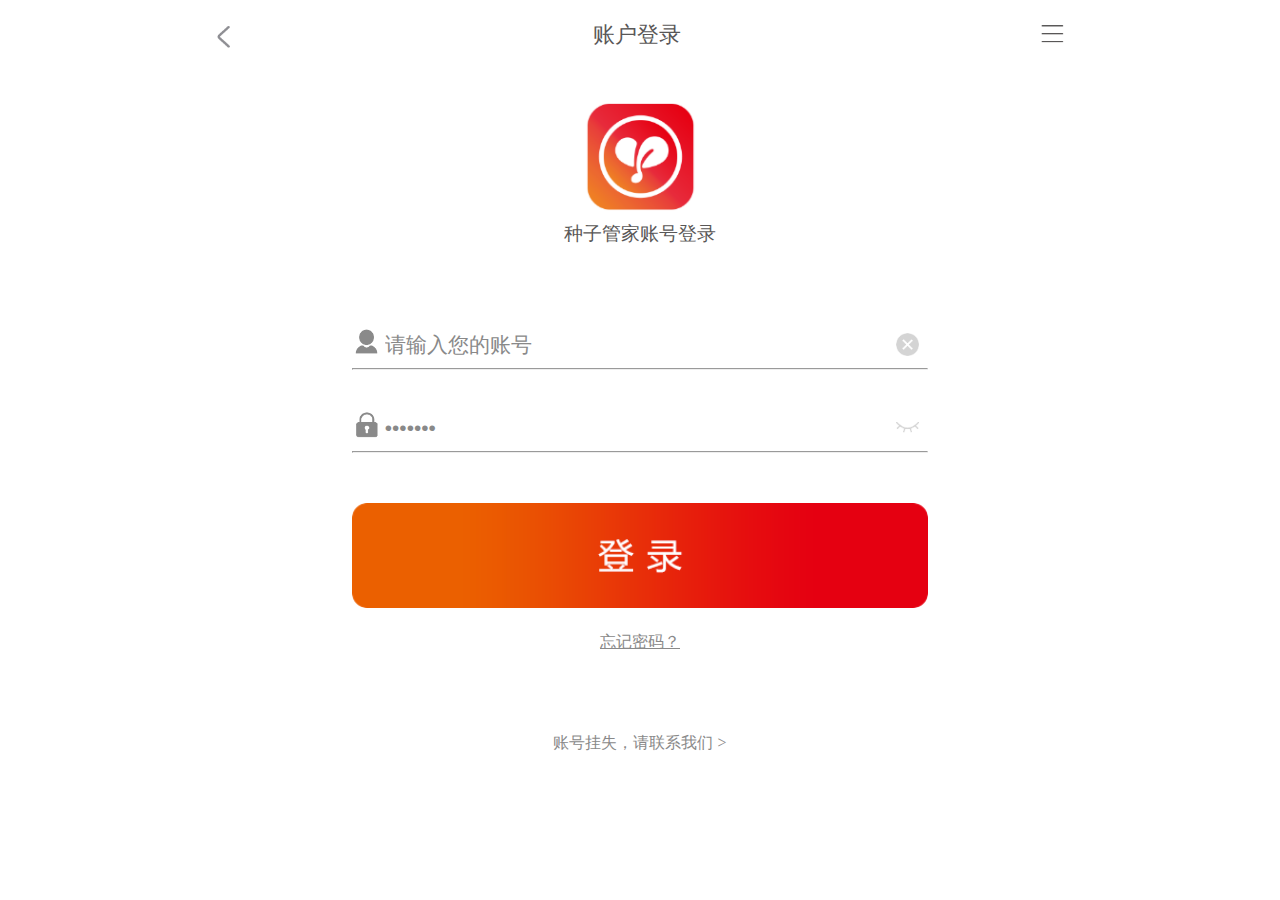
<file: index.html>
<!DOCTYPE html>
<html>
<head>
	<title>种子管家账号登录</title>
	<meta charset="utf-8">
	<meta content=" height=device-height, initial-scale=1.0, maximum-scale=1.0, user-scalable=0" name="viewport">
	<link rel="stylesheet" type="text/css" href="login.css">
	<script type="text/javascript">
		window.onload = function(){
			var user = document.getElementById("user");
			var password = document.getElementById("password");
			user.onclick = function(){
				this.value = "";
			}
			password.onclick = function(){
				this.value = "";
			}
		}
	</script>
</head>
<body>
<div id = "container">
	<!-- 顶部区域 -->
	<header>
		<a href=""><img src="images/back.png" id = "back_img"></a>
		<span>账户登录</span>
		<a href=""><img src="images/items.png" id = "items_img"></a>
	</header>
	<!-- logo -->
	<div id = "logo_part">
		<img src="images/logo.png">
		<div>种子管家账号登录</div>
	</div>
	<!-- 输入区 -->
	<form id = "ipt_part" method="get">
		<!-- 输入账号 -->
		<div id = "ipt_user">
			<img src="images/user.png" class="ipt_right">
			<input type="text" name="user" id = "user" value="请输入您的账号" class="ipt_area">
			<img src="images/delete.png"" class="ipt_left">
			<hr>
		</div>
		<!-- 输入密码 -->
		<div id = "ipt_password">
			<img src="images/password.png" class="ipt_right">
			<input type="password" name="user" id = "password" value="请输入您的密码" class="ipt_area">
			<img src="images/eye.png" class="ipt_left">
			<hr>
		</div>
	</form>
	<a href="" id = "login"><img src="images/login.png" onclick=""></a>
	<a href="" id = "forget_password">忘记密码？</a>
	<!-- 底部 -->
	<footer><a href="">账号挂失，请联系我们 &gt;</a></footer>
</div>

</body>
</html>
</file>
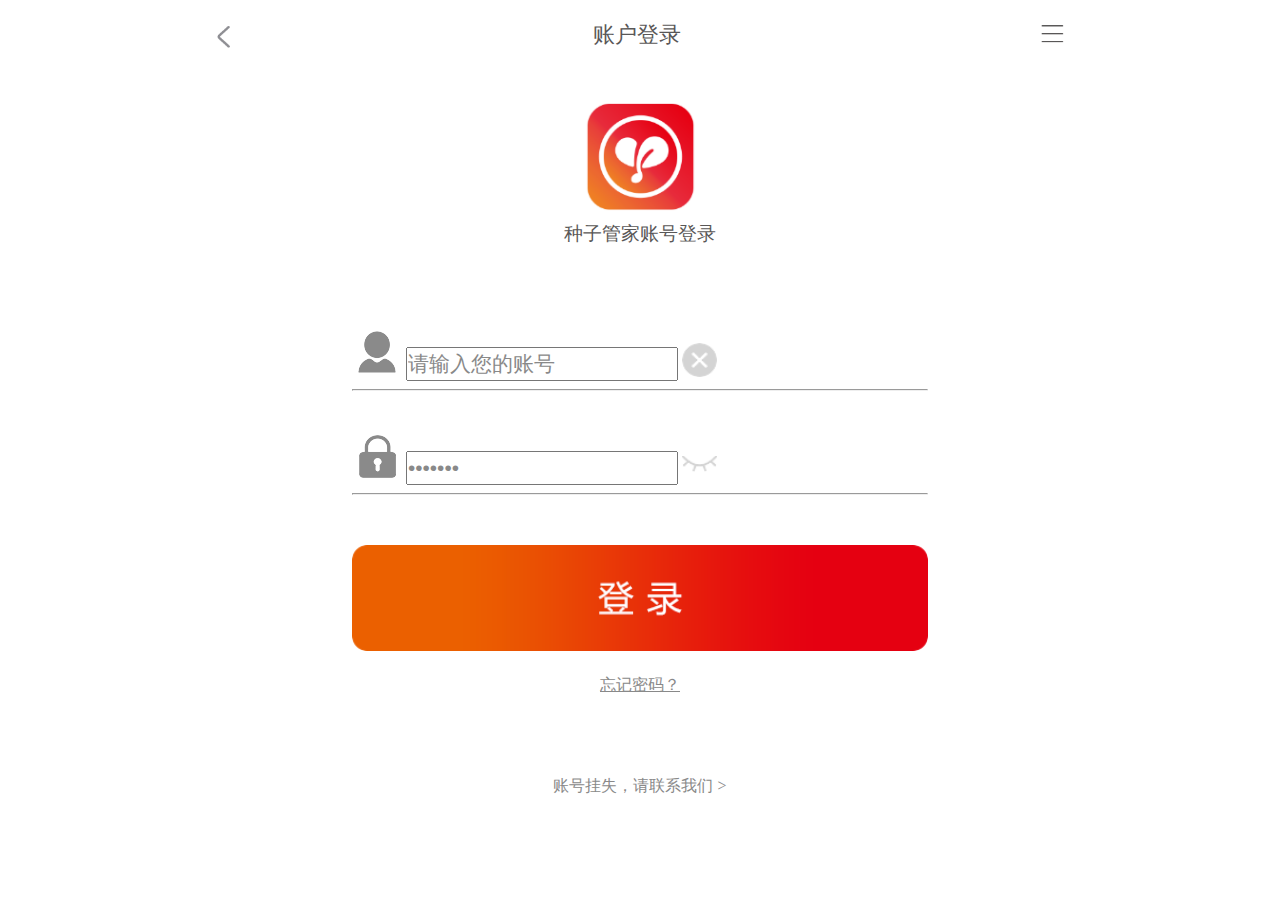
<file: login.html>
<!DOCTYPE html>
<html>
<head>
	<title>种子管家账号登录</title>
	<meta charset="utf-8">
	<meta content=" height=device-height, initial-scale=1.0, maximum-scale=1.0, user-scalable=0" name="viewport">
	<link rel="stylesheet" type="text/css" href="login.css">
	<script type="text/javascript">
		window.onload = function(){
			var user = document.getElementById("user");
			var password = document.getElementById("password");
			user.onclick = function(){
				this.value = "";
			}
			password.onclick = function(){
				this.value = "";
			}
		}
	</script>
</head>
<body>
<div id = "container">
	<!-- 顶部区域 -->
	<header>
		<a href=""><img src="images/back.png" id = "back_img"></a>
		<span>账户登录</span>
		<a href=""><img src="images/items.png" id = "items_img"></a>
	</header>
	<!-- logo -->
	<div id = "logo_part">
		<img src="images/logo.png">
		<div>种子管家账号登录</div>
	</div>
	<!-- 输入区 -->
	<form id = "ipt_part" method="get">
		<!-- 输入账号 -->
		<div id = "ipt_user">
			<img src="images/user.png">
			<input type="text" name="user" id = "user" value="请输入您的账号">
			<img src="images/delete.png" onclick="clear()" style="width: 6%;">
			<hr>
		</div>
		<!-- 输入密码 -->
		<div id = "ipt_password">
			<img src="images/password.png">
			<input type="password" name="user" id = "password" value="请输入您的密码" onclick="clear()">
			<img src="images/eye.png" style="width: 6%;">
			<hr>
		</div>
	</form>
	<a href="" id = "login"><img src="images/login.png" onclick=""></a>
	<a href="" id = "forget_password">忘记密码？</a>
	<!-- 底部 -->
	<footer><a href="">账号挂失，请联系我们 &gt;</a></footer>
</div>

</body>
</html>
</file>
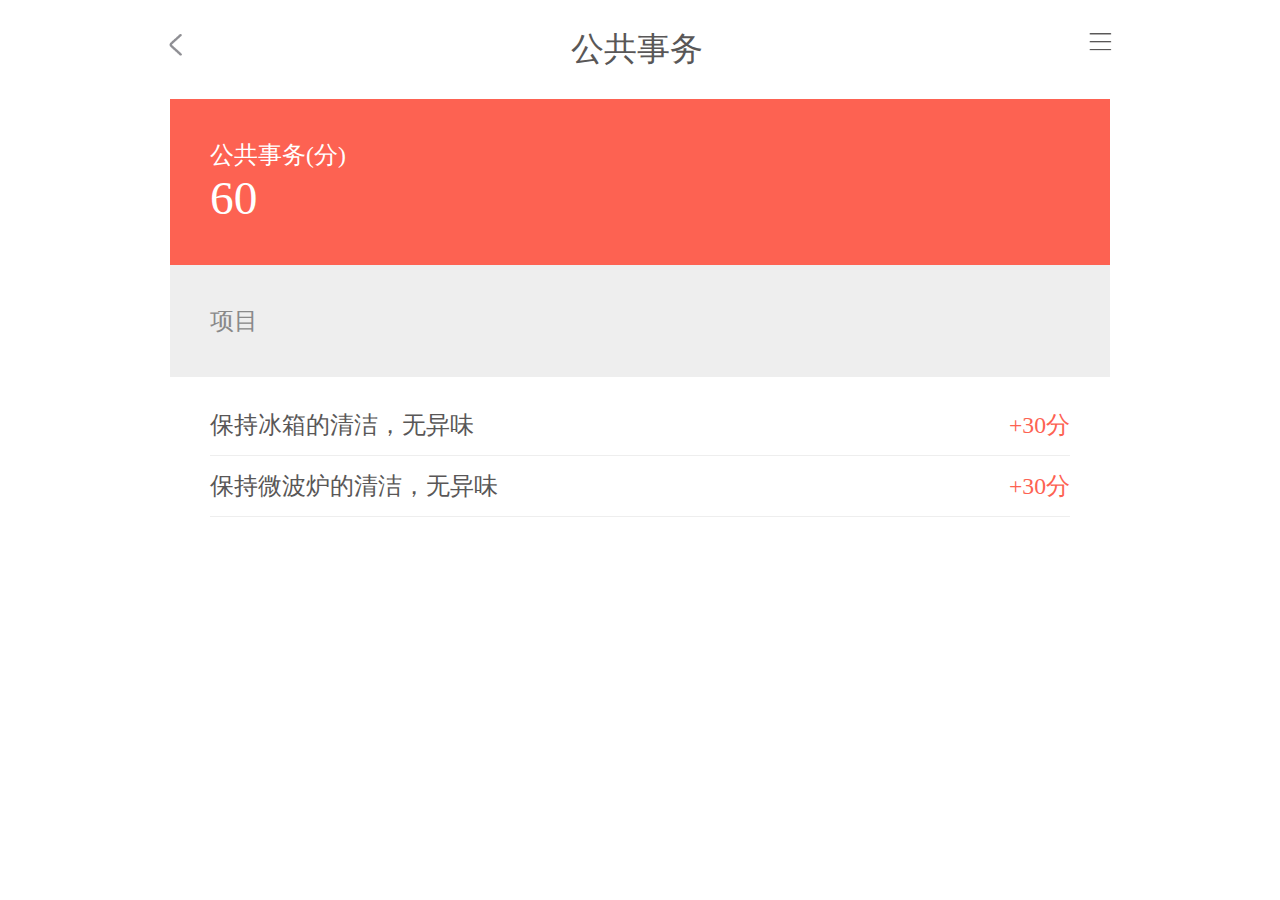
<file: 公共事务.html>
<!DOCTYPE html>
<html>
<head>
	<title>公共事务</title>
	<link rel="stylesheet" type="text/css" href="css/base.css">
	<link rel="stylesheet" type="text/css" href="css/公共事务.css">
	<meta content=" height=device-height, initial-scale=1.0, maximum-scale=1.0, user-scalable=0" name="viewport">

</head>
<body>
<div id = "container">
	<header>
		<a href="积分管理.html"><img src="images/back.png" id = "back_img"></a>
		<span>公共事务</span>
		<a href=""><img src="images/items.png" id = "items_img"></a>
	</header>
	<div id = "things_pub">
		<div>公共事务(分)</div>
		<div id = "sco_seed">60</div>
	</div>
	<div id = "items">
		<div>项目</div>
	</div>
	<div id = "wrapper">
		<div class="item">保持冰箱的清洁，无异味<span class="right">+30分</span></div>
		<div class="item">保持微波炉的清洁，无异味<span class="right">+30分</span></div>
	</div>
</div>
</body>
</html>
</file>
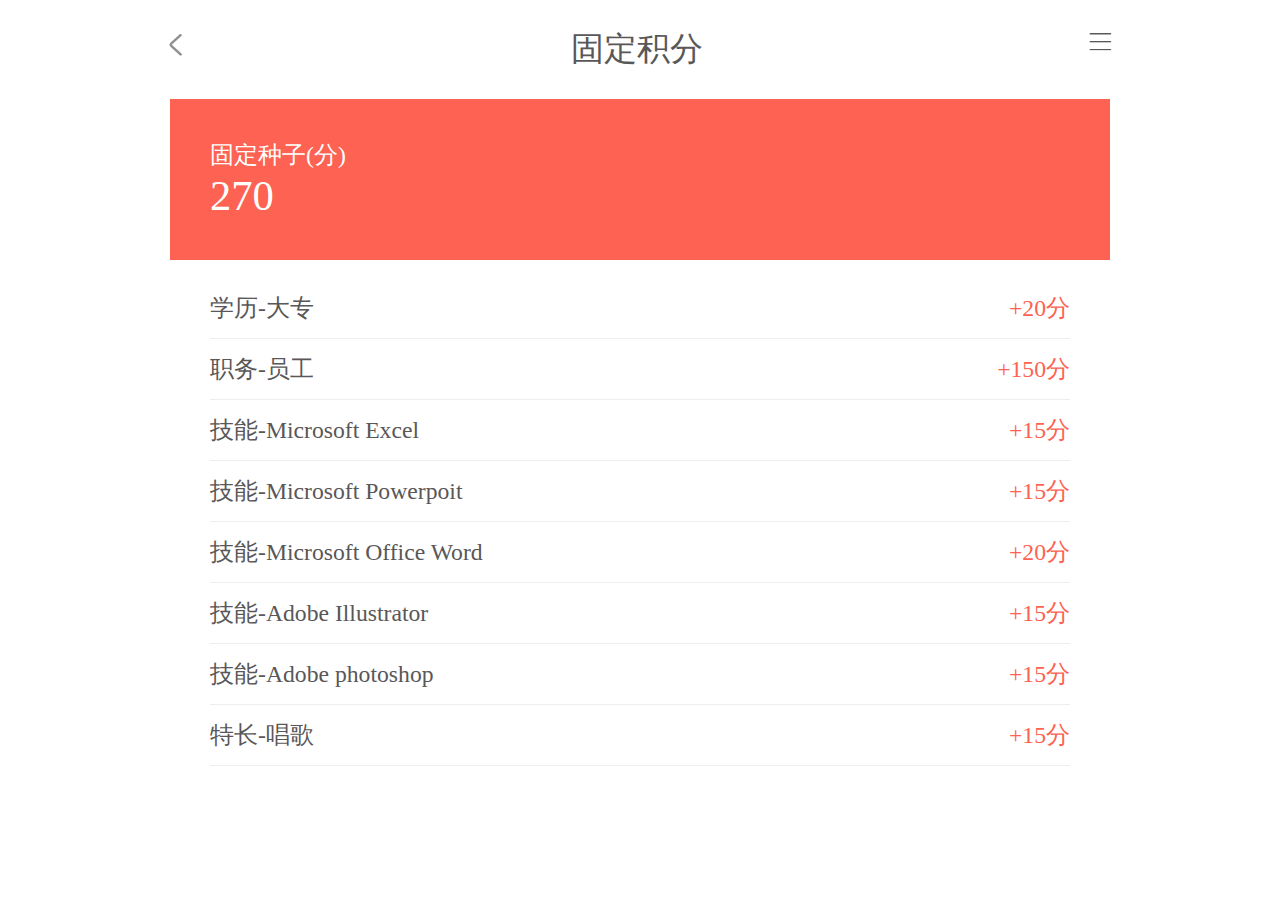
<file: 固定积分.html>
<!DOCTYPE html>
<html>
<head>
	<title>固定积分</title>
	<link rel="stylesheet" type="text/css" href="css/base.css">
	<link rel="stylesheet" type="text/css" href="css/固定积分.css">
	<meta content=" height=device-height, initial-scale=1.0, maximum-scale=1.0, user-scalable=0" name="viewport">
</head>
<body>
<div id = "container">
	<header>
		<a href="积分管理.html"><img src="images/back.png" id = "back_img"></a>
		<span>固定积分</span>
		<a href=""><img src="images/items.png" id = "items_img"></a>
	</header>
	<!-- 固定种子 -->
	<div id = "seed_solid">
		<div>固定种子(分)</div>
		<div id = "sco_seed">270</div>
	</div>
	<div id = "items">
		<div class="item">学历-大专<span class="right">+20分</span></div>
		<div class="item">职务-员工<span class="right">+150分</span></div>
		<div class="item">技能-Microsoft Excel<span class="right">+15分</span></div>
		<div class="item">技能-Microsoft Powerpoit<span class="right">+15分</span></div>
		<div class="item">技能-Microsoft Office Word<span class="right">+20分</span></div>
		<div class="item">技能-Adobe Illustrator<span class="right">+15分</span></div>
		<div class="item">技能-Adobe photoshop<span class="right">+15分</span></div>
		<div class="item">特长-唱歌<span class="right">+15分</span></div>
	</div>
</div>
</body>
</html>
</file>
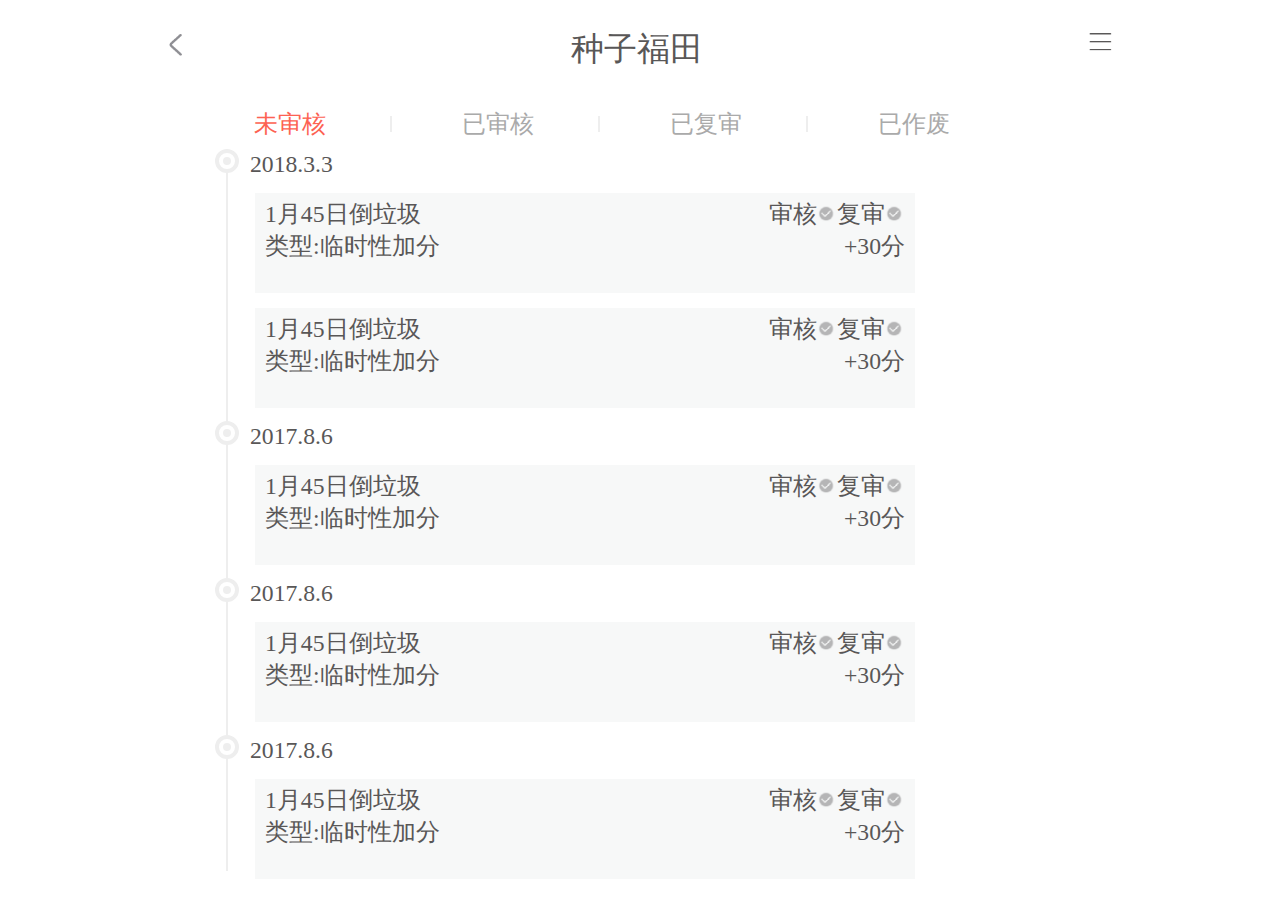
<file: 种子福田.html>
<!DOCTYPE html>
<html>
<head>
	<title>种子福田</title>
	<link rel="stylesheet" type="text/css" href="css/种子福田.css">
	<link rel="stylesheet" type="text/css" href="css/base.css">
	<script type="text/javascript" src = "js/种子福田.js" defer></script>
	<meta content=" height=device-height, initial-scale=1.0, maximum-scale=1.0, user-scalable=0" name="viewport">
</head>
<body>
<div id = "container">
	<header>
		<a href="积分管理.html"><img src="images/back.png" id = "back_img"></a>
		<span>种子福田</span>
		<a href=""><img src="images/items.png" id = "items_img"></a>
	</header>
	<!-- 菜单栏 -->
	<div id = "nav">
		<div class="item">未审核</div><div class="ver_line"></div>
		<div class="item">已审核</div><div class="ver_line"></div>
		<div class="item">已复审</div><div class="ver_line"></div>
		<div class="item">已作废</div>
	</div>
	<!-- 种子内容 -->
	<div id = "wrapper">
		<!-- 时间竖线 -->
		<div id = "time_line"></div>
		<!-- 未审核种子 -->
		<div id = "no_check" class="content"></div>
		<!-- 已审核 -->
		<div id = "check" class="content"></div>
		<!-- 已复审 -->
		<div id = "check_again" class = "content"></div>
		<!-- 已作废 -->
		<div id = "cancel" class = "content"></div>
	</div>
</div>
</body>
</html>
</file>
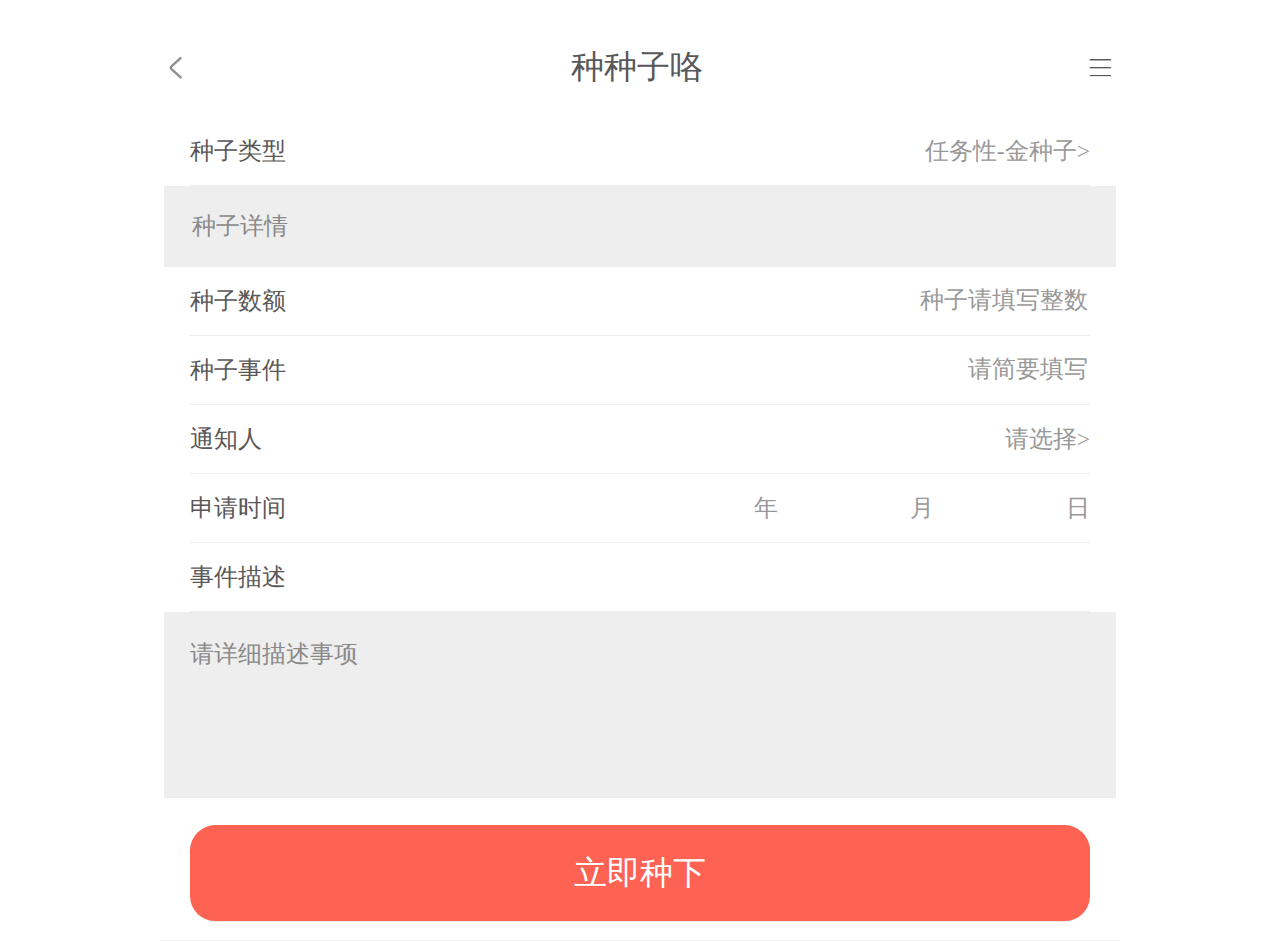
<file: 种种子咯.html>
<!DOCTYPE html>
<html>
<head>
	<title>种种子咯</title>
	<link rel="stylesheet" type="text/css" href="css/base.css">
	<link rel="stylesheet" type="text/css" href="css/种种子咯.css">
	<meta content=" height=device-height, initial-scale=1.0, maximum-scale=1.0, user-scalable=0" name="viewport">
	<script type="text/javascript" src = "js/种种子咯.js" defer></script>
</head>
<body>
<div id = "container">
	<header>
		<a href="积分管理.html"><img src="images/back.png" id = "back_img"></a>
		<span>种种子咯</span>
		<a href=""><img src="images/items.png" id = "items_img"></a>
	</header>
	<!-- 种子类型 -->
	<div id = "type_seed" onclick = "select.call(this)">
		种子类型<span class="right">任务性-金种子&gt;</span>
	</div>
	<ul id = "type"　>
		<li class="option">临时性加分</li>
		<li class="option">临时性扣分</li>
	</ul>
	<!-- 种子详情 -->
	<div id = "detail_wrap"><input type="text" id="detail_seed" value = "种子详情"></div>
	<!-- 种子数额 -->
	<div id = "num_seed">
		种子数额<input type="text" id = "num" class="right" value="种子请填写整数">
	</div>
	<!-- 种子事件 -->
	<div id = "things_seed">
		种子事件<input type="text" id = "things" class="right" value="请简要填写">
	</div>

	<!-- 通知人 -->
	<div id = "people" onclick = "select.call(this)">通知人<span class="right">请选择&gt;</span>
	</div>
	<ul>
		<li class="option">张总监</li>
		<li class="option">李总监</li>
	</ul>
	<!-- 申请事件 -->
	<div id = "time">
		申请时间<span class="right" id = "timer"><input type="text" id = "year">年<input type="text" id = "month">月<input type="text" id = "day">日</span>	
	</div>

	<!-- 事件描述 -->
	<div id = "describe">事件描述</div>
	<textarea id = "des">请详细描述事项</textarea>
	<!-- 种下按钮 -->
	<a href="种子福田.html"><div id = "button">立即种下</div></a>
</div>
</body>
</html>
</file>
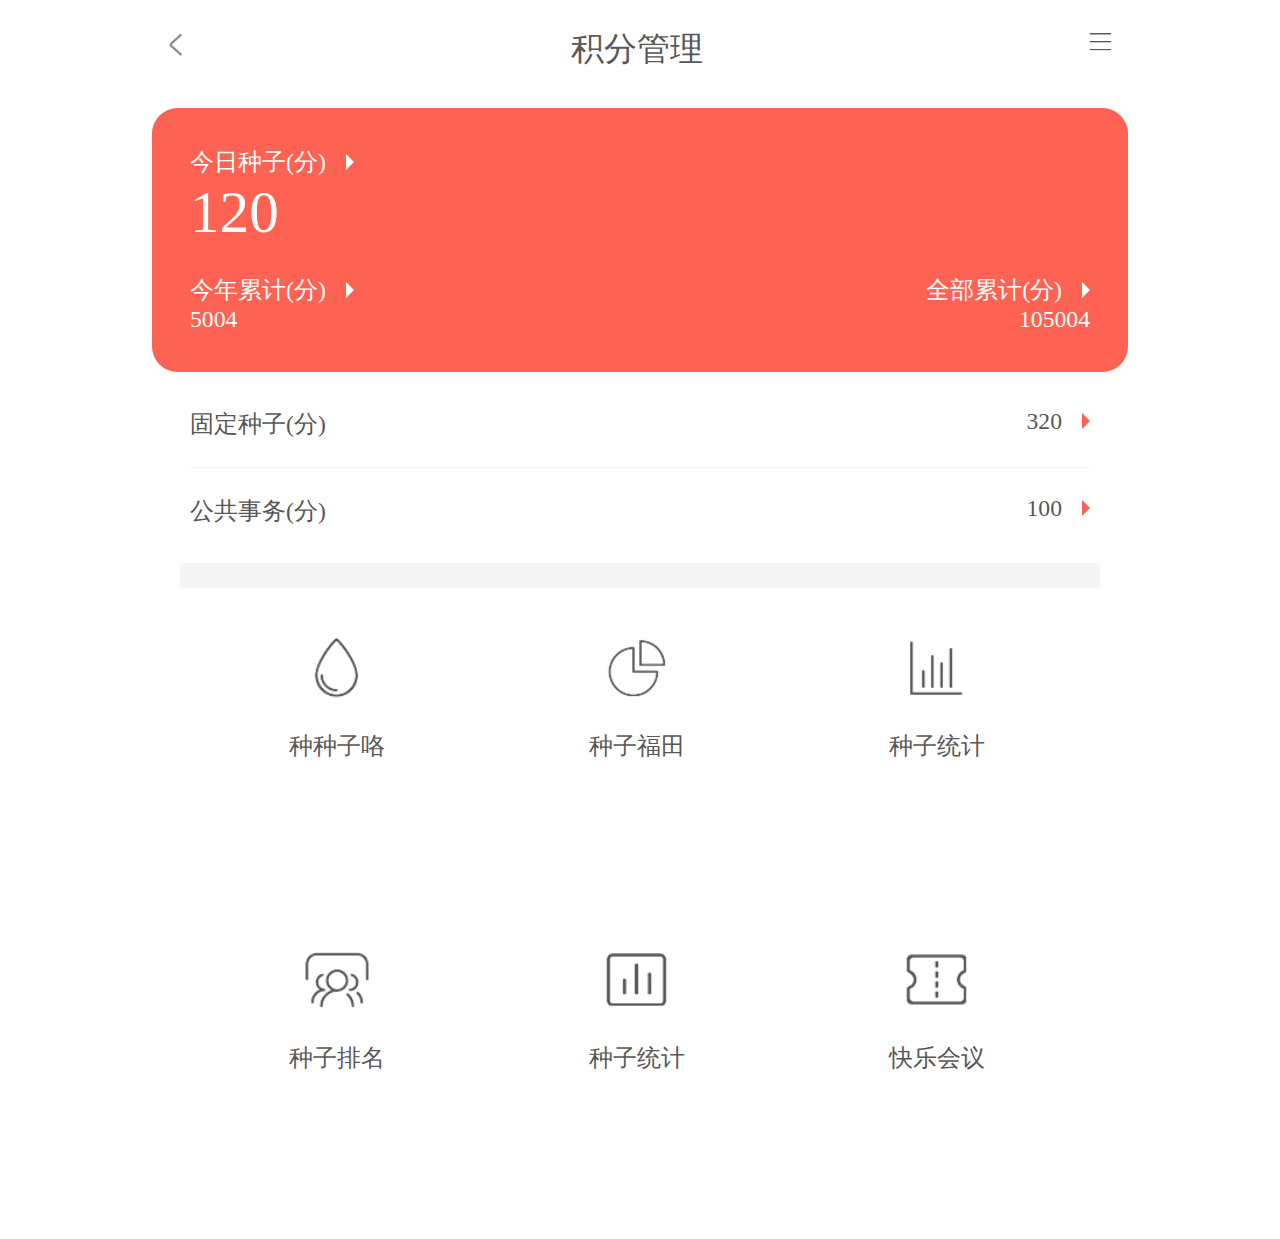
<file: 积分管理.html>
<!DOCTYPE html>
<html>
<head>
	<title>积分管理</title>
	<meta charset="utf-8">
	<link rel="stylesheet" type="text/css" href="css/base.css">
	<link rel="stylesheet" type="text/css" href="css/积分管理.css">
	<meta content=" height=device-height, initial-scale=1.0, maximum-scale=1.0, user-scalable=0" name="viewport">
</head>
<body>
<div id = "container">
	<!-- 顶部区域 -->
	<header>
		<a href="index.html"><img src="images/back.png" id = "back_img"></a>
		<span>积分管理</span>
		<a href=""><img src="images/items.png" id = "items_img"></a>
	</header>
	<!-- 种子积分 -->
	<div id = "seed_sco">
		<span>今日种子(分)</span><div class="tra"></div><br>
		<span id = "sco_today">120</span><br><br>
		<span class="left">今年累计(分)</span><div class="tra"></div><span class="right">全部累计(分)<div class="tra"></div></span><br>
		<span class="left" id="sco_year">5004</span><span class="right" id ="sco_all">105004</span>
	</div>
	<!-- 管理种子 -->
	<div id = "seed_manager">
		<a href="固定积分.html"><div id = "seed_solid"><span class="left">固定种子(分)</span><span class="right">320<div class="tra"></div></span></div>
		<div id = "space1"></div></a>
		<a href="公共事务.html"><div id = "things_public"><span class="left">公共事务(分)</span><span class="right">100<div class="tra"></div></span></div></a>
	</div>
	<!-- 分隔线 -->
	<div id = "space2"></div>
	<!-- 种子项目 -->
	<div id = "seed_items">
		<a href="种种子咯.html"><div class="item"><img src="images/1.png"><br><span>种种子咯</span></div></a>
		<a href="种子福田.html"><div class="item"><img src="images/2.png"><br><span>种子福田</span></div></a>
		<a href=""><div class="item"><img src="images/3.png"><br><span>种子统计</span></div></a><br>
		<a href=""><div class="item"><img src="images/4.png"><br><span>种子排名</span></div></a>
		<a href=""><div class="item"><img src="images/5.png"><br><span>种子统计</span></div></a>
		<a href=""><div class="item"><img src="images/6.png"><br><span>快乐会议</span></div></a>
	</div>
</div>
</body>
</html>
</file>
<file: login.css>
body {
	margin: 0px;
	padding: 5px;
	height: 100%
}
/*整个容器*/
#container {
	margin: 0 auto;
	width: 94%;
	display: flex;
	display: -webkit-flex;
	flex-direction: column;
	align-items: center;
	max-width: 960px;
	color: #898989;
}
/*顶部*/
header {
	width: 90%;
	display: flex;
	display: -webkit-flex;
	justify-content: space-between;
	margin-top: 14px;
}
header #back_img {
	vertical-align: bottom;
}
header span{
	display: inline-block;
	width: 80%;
	text-align: center;
	color: #595757;
	vertical-align: bottom;
	font-size: 1.4rem;
}
header #items_img {
	vertical-align: bottom;
}
/*logo*/
#logo_part {
	margin:30px;
	color: #595757;
	width: 70%;
	font-size: 1.2em;
	text-align: center;
}
#logo_part img {
	display: block;
	width: 30%;
	margin:20px auto 10px;

}
/*输入区域*/
#ipt_part {
	margin:10px;
	color: #595757;
	width: 70%;	
}
.ipt_right {
	width: 10%;
}
.ipt_left {
	width: 8%
}
#ipt_part input {
	color: #898989;
	font-size: 130%;
	vertical-align: bottom;
	padding: 3px 0px;
}
#ipt_user {
	margin: 40px 0px;
}
.ipt_area {
	border: none;   /*去掉边框*/
	outline: none;
	width: 76%;
}
#ipt_password {
	margin: 40px 0px;
}

/*login button*/
#login {
	width: 70%;
}
#login img{
	width: 100%;
}
#forget_password {
	color: #898989;
	margin-top:20px;
}
footer {
	margin-top:80px;
}
footer a {
	color: #898989;
	text-decoration: none;
}

@media screen and (min-width: 760px) {
	#logo_part img {
		width: 17%;
	}
	.ipt_right {
		width: 5%;
	}
	.ipt_left {
		width: 4%;
	}
	.ipt_area {
		width: 88%
	}
	#login {
		width: 60%;
	}
	#ipt_part{
		width: 60%;
	}
}
</file>
<file: css/base.css>
html {
    font-size: 16px;
}

@media screen and (min-width: 375px) {
    html,input,textarea {
        /* iPhone6的375px尺寸作为16px基准，414px正好18px大小, 600 20px */
        font-size: calc(100% + 2 * (100vw - 375px) / 39);
        font-size: calc(16px + 2 * (100vw - 375px) / 39);
    }
}
@media screen and (min-width: 414px) {
    html,input,textarea {
        /* 414px-1000px每100像素宽字体增加1px(18px-22px) */
        font-size: calc(112.5% + 4 * (100vw - 414px) / 586);
        font-size: calc(18px + 4 * (100vw - 414px) / 586);
    }
}
@media screen and (min-width: 600px) {
    html,input,textarea {
        /* 600px-1000px每100像素宽字体增加1px(20px-24px) */
        font-size: calc(125% + 4 * (100vw - 600px) / 400);
        font-size: calc(20px + 4 * (100vw - 600px) / 400);
    }
}
@media screen and (min-width: 1000px) {
    html,input,textarea {
        /* 1000px往后是每100像素0.5px增加 */
        font-size: calc(137.5% + 6 * (100vw - 1000px) / 1000);
        font-size: calc(22px + 6 * (100vw - 1000px) / 1000);
    }
}
body {
    margin: 0px;
    padding: 0px;
    width: 100vw;
    height: 100vh;
}
/*整个容器*/
#container {
    margin: 0 auto;
    width: 100vw;
    display: flex;
    display: -webkit-flex;
    flex-direction: column;
    align-items: center;
    max-width: 960px;
    color: #595757;
}
/*顶部*/
header {
    max-width: 960px;
    width: 90vw;
    display: flex;
    display: -webkit-flex;
    justify-content: space-between;
    margin-top: 3vh;
}
header #back_img {
    vertical-align: bottom;
}
header span{
    display: inline-block;
    width: 70vw;
    text-align: center;
    vertical-align: bottom;
    font-size: 1.4rem;
}
header #items_img {
    vertical-align: bottom;
}
</file>
<file: css/公共事务.css>
#things_pub {
	width: 80vw;
	max-width: 860px;
	color: #fff;
	padding: 4vw;
	background-color: #fd6252;
	margin-top: 3vh;
}
#things_pub #sco_seed {
	font: 2rem "黑体" ;
}
#items {
	width: 80vw;
	max-width: 860px;
	padding: 4vw;
	background-color: #eee;
	color: #898989;
}
#wrapper {
	width: 80vw;
	max-width: 860px;
	margin: 2vh;
}
.item {
	padding: 14px 0;
	border-bottom: 1px solid #eee;
}
.right {
	float: right;
	color: #fd6252;
}
@media screen and (min-width: 960px) {
	#things_pub, #items {
		padding: 40px;
	}
}
</file>
<file: css/固定积分.css>
#seed_solid {
	width: 80vw;
	max-width: 860px;
	color: #fff;
	padding: 4vw;
	background-color: #fd6252;
	margin-top: 3vh;
}
#seed_solid #sco_seed {
	font: 1.8rem "黑体" ;
}
#items {
	width: 80vw;
	max-width: 860px;
	margin: 2vh;
}
.item {
	padding: 14px 0;
	border-bottom: 1px solid #eee;
}
.right {
	float: right;
	color: #fd6252;
}
@media screen and (min-width: 960px) {
	#seed_solid {
		padding: 40px;
	}
}
</file>
<file: css/种子福田.css>
/*导航栏*/
#nav {
	width: 86vw;
	max-width: 900px;
	margin-top: 4vh; 
	color: #aaa;
}
/*默认第一个是红色*/
#nav>:first-child {
	color: #fd6252;
}
#nav .item {
	display: inline-block;
	width: 20vw;
	max-width: 200px;
	text-align: center;
	cursor: pointer;
}
/*分隔的竖线*/
#nav .ver_line {
	display: inline-block;
	width: 2px;
	height: 16px;
	background-color: #eee;
}
/*包裹的内容区域*/
#wrapper {
	width: 80vw;
	max-width: 850px;
	position: relative;
	margin-top: 11px;
}
#wrapper #time_line {
	position: absolute;
	height: 80vh;
	width: 2px;
	background-color: #eee;
	margin-left: 11px;
}
/*圆点和时间*/
.timeWrap {
	position: relative;
	margin-bottom: 15px;
}
.dot1 {
	position: absolute;
	border-radius: 12px;
	border:12px solid #eee;
	margin-left: px;
	margin-top: -2px;
}
.dot2 {
	position: absolute;
	border-radius: 8px;
	border: 8px solid #fff;
	margin-left: 4px;
	margin-top: 2px;
}
.dot3 {
	position: absolute;
	border-radius: 4px;
	border: 4px solid #eee;
	margin-left: 8px;
	margin-top: 6px;
}
.timer {
	margin-left: 35px;
}
/*信息框*/
.thingsWrap {
	width: 63vw;
	height: 9vh;
	background-color: #f7f8f8;
	margin-left: 40px;
	margin-bottom: 15px;
	padding: 5px 10px;
	text-align: right;
}
.left {
	float: left;
}
.thingsWrap img {
	width: 20px;
	cursor: pointer;
}
@media screen and (min-width: 960px) {
	.thingsWrap {
		height: 90px;
		width: 50vw;
	}
}
/*已审核*/
#check {
	display: none
}
/*已复审*/
#check_again {
	display: none
}
/*已作废*/
#cancel {
	display: none
}
</file>
<file: css/种种子咯.css>
/*布局*/
#container{
	width: 90vw;
	max-width: 960px;
}
div{
	width: 86vw;
	max-width: 900px;
	padding:2vh 0;
	border-bottom: 1px solid #eee;
}
.right {
	float: right;
	color: #989898;
}
#type_seed {
	margin-top: 3vh;
}
/*种子详情*/
#detail_seed {
	display: block;
	width: 86vw;
	max-width: 900px;
	background-color: #eee;
	color: #898989;
	text-align: left;
}
#detail_wrap {
	background-color: #eee;
	padding: 2vw;
}
/*输入*/
input {
	border: none;
	outline: none;
	color: #595757;
	text-align: right;  /*让输入框中的文字右对齐*/
}
textarea {
	display: block;
	width: 86vw;
	max-width: 900px;
	border:none;
	outline: none;
	resize: none;
	background-color: #eee;
	color: #898989;
	height: 15vh;
	padding:2vw;
}
/*选项*/
ul{
	width: 86vw;
	max-width: 900px;
	list-style: none;
	display: none;
	padding:0px;
	margin:0px;
}
li {
	background-color: #eee;
	margin-bottom: 2vw;
}
/*按钮*/
#button {
	background-color: #fd6252;
	color: #fff;
	height: 6vh;
	text-align: center;
	border-radius: 2vw;
	line-height: 6vh;
	margin-top: 3vh;
}
a {
	text-decoration: none;
	font-size: 1.4rem;
}
#type_seed, #people, #time, li{
	cursor: pointer;
}
/*日期*/
#timer input {
	width: 10vw;
}
@media screen and (min-width: 960px) {
	#button {
		height: 60px;
		line-height: 60px;
	}
}
</file>
<file: css/积分管理.css>
/*右浮动*/
.right {
	float: right;
}
/*三角形*/
.tra {
	display: inline-block;
	width: 0px;
	height: 0px;
	border-left: 1vw solid #fff;
	border-top: 1vw solid transparent;
	border-bottom: 1vw solid transparent;
	margin-left: 2vw;
}

/*种子积分*/
#seed_sco {
	background-color: #fd6252;
	color: #ffffff;
	width: 78vw;
	max-width: 900px;
	padding: 3vw;
	border-radius: 2vw;
	overflow: hidden;
	margin-top:4vh; 
}
#seed_sco #sco_today {
	font: 2.5rem "黑体";
}
/*种子管理*/
#seed_manager {
	width: 80vw;
	max-width: 900px;
	margin-top:4vh;
}
#seed_manager a{
	text-decoration: none;
	color: #595757;
}
#seed_manager .tra {
	display: inline-block;
	width: 0px;
	height: 0px;
	border-left: 1vw solid #fd6252;
	border-top: 1vw solid transparent;
	border-bottom: 1vw solid transparent;
	margin-left: 2vw;
}
#space1 {
	height: 1px;
	margin:3vh 0;
	background-color: #f5f5f5;
}
/*分隔*/
#space2 {
	background-color: #f5f5f5;
	width: 90vw;
	max-width: 920px;
	height: 2vw;
	margin: 4vh 0 3vh;
}
/*种子项目*/
#seed_items {
	width: 90vw;
	max-width: 900px;
}
#seed_items a {
	color: #595757;
}
#seed_items .item {
	width: 29vw;
	height: 29vw;
	max-width: 294px;
	max-height: 294px;
	display: inline-block;
	text-align: center;
	margin-top: 2vh;
}
#seed_items .item img {
	display: block;
	max-width: 70px;
	width: 10vw;
	margin:auto;
}
/*媒体查询*/
@media screen and (min-width: 960px){
	.tra {
		display: inline-block;
		width: 0px;
		height: 0px;
		border-left: 8px solid #fff;
		border-top: 8px solid transparent;
		border-bottom: 8px solid transparent;
		margin-left: 20px;
	}
	#seed_manager .tra {
		display: inline-block;
		width: 0px;
		height: 0px;
		border-left: 8px solid #fd6252;
		border-top: 8px solid transparent;
		border-bottom: 8px solid transparent;
		margin-left: 20px;
	}
}
</file>
